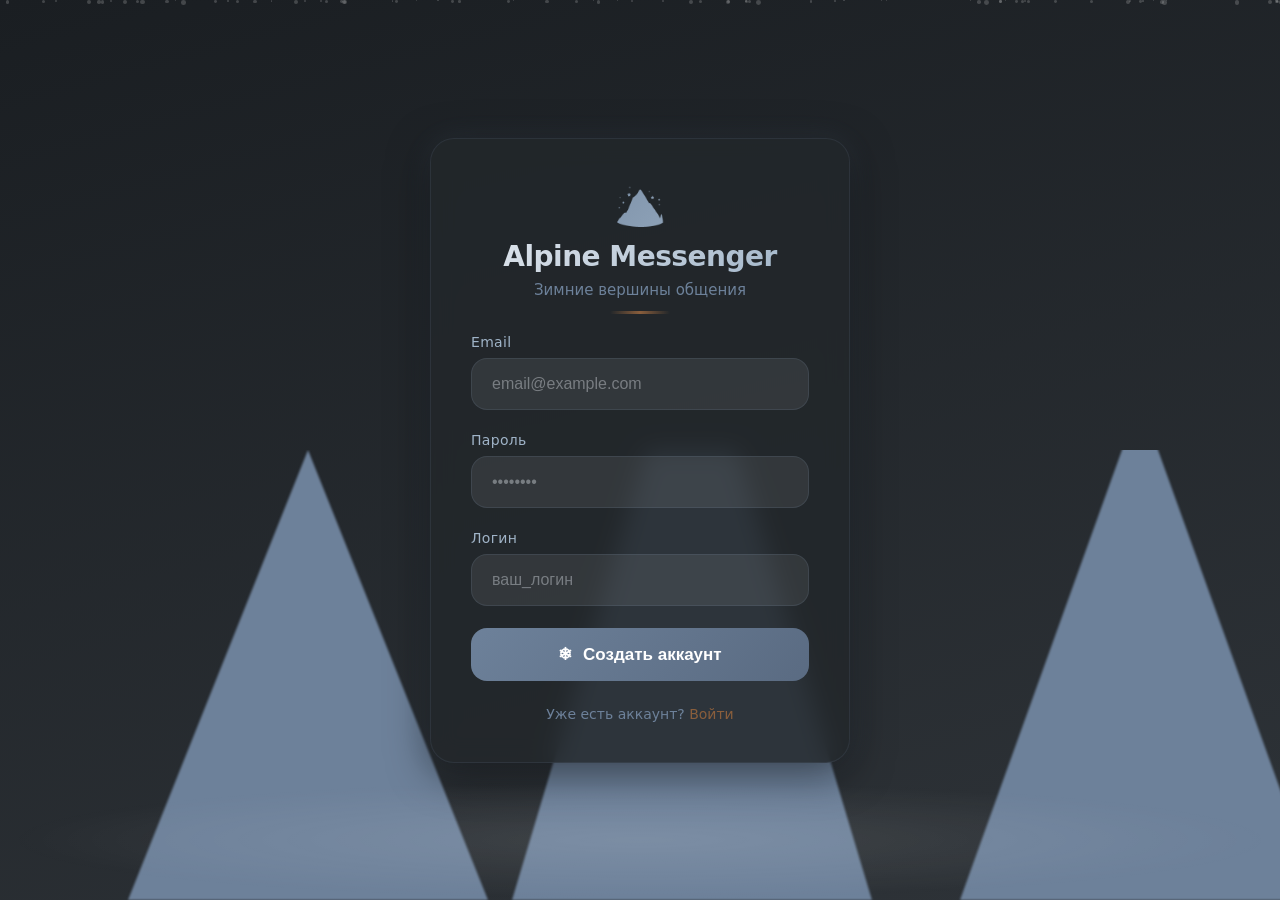
<file: frontend/register.html>
<!DOCTYPE html>
<html lang="ru">
<head>
    <meta charset="UTF-8">
    <meta name="viewport" content="width=device-width, initial-scale=1.0">
    <title>Alpine • Зимний мессенджер</title>
    <link rel="stylesheet" href="static/css/register.css">   

</head>
<body>
    <div class="snow-dust" id="snowDust"></div>
    
    <div class="mountain-range">
        <div class="peak peak-1">
            <div class="snow-cap"></div>
        </div>
        <div class="peak peak-2">
            <div class="snow-cap"></div>
        </div>
        <div class="peak peak-3">
            <div class="snow-cap"></div>
        </div>
    </div>
    
    <div class="mist"></div>

    <div class="auth-container">
        <div class="auth-header">
            <div class="logo-icon">🏔️</div>
            <h1 class="auth-title">Alpine Messenger</h1>
            <p class="auth-subtitle">Зимние вершины общения</p>
        </div>
        
        <form id="registerForm" method="post" >
            
            <div class="form-group">
                <label for="email">Email</label>
                <input type="email" id="email" class="form-control" placeholder="email@example.com" required>
            </div>
            
            <div class="form-group">
                <label for="password">Пароль</label>
                <input type="password" id="password" class="form-control" placeholder="••••••••" required minlength="8">
            </div>
            
            <div class="form-group">
                <label for="username">Логин</label>
                <input type="text" id="username" class="form-control" placeholder="ваш_логин" required>
            </div>
            
            <button type="submit" class="submit-btn">
                <span class="snowflake">❄</span> Создать аккаунт
            </button>
        </form>
        
        <div class="form-footer">
            Уже есть аккаунт? <a href="#">Войти</a>
        </div>
    </div>

<script src="static/js/register.js"> </script>
</body>
</html>
</file>
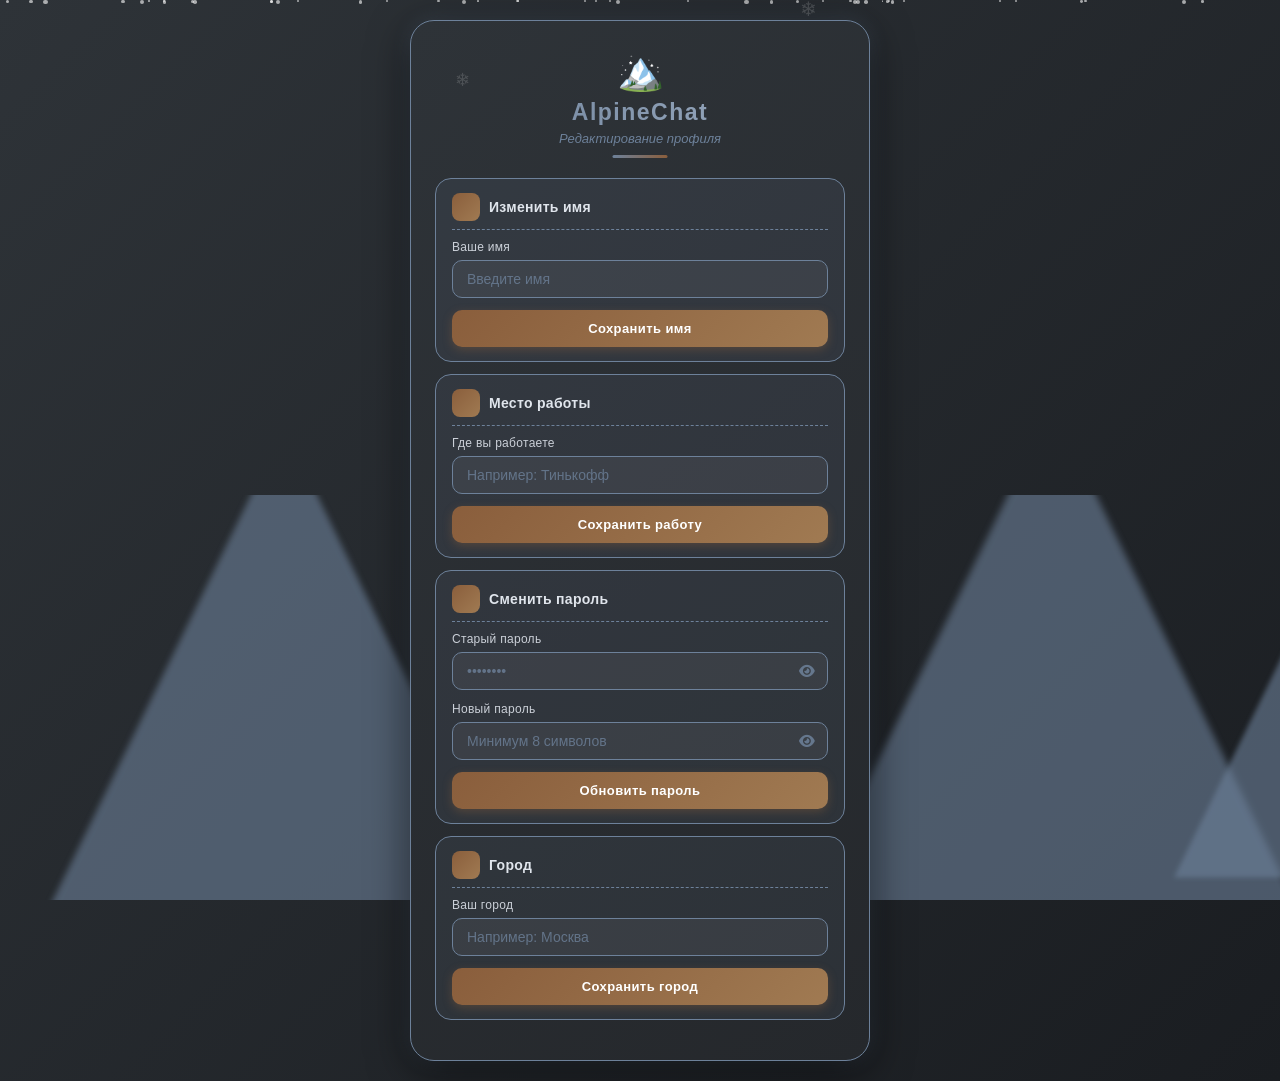
<file: frontend/settings.html>
<!DOCTYPE html>
<html lang="ru">
<head>
    <meta charset="UTF-8">
    <meta name="viewport" content="width=device-width, initial-scale=1.0">
    <title>Alpine Messenger — Профиль</title>
    <link rel="stylesheet" href="https://cdnjs.cloudflare.com/ajax/libs/font-awesome/6.4.0/css/all.min.css">

    <link rel="stylesheet" href="static/css/settings.css">   

</head>
<body>
    <div class="snow" id="snow"></div>
    <div class="mountains">
        <div class="mountain" style="--scale: 1.1"></div>
        <div class="mountain" style="--scale: 0.85"></div>
        <div class="mountain" style="--scale: 1.2"></div>
        <div class="mountain" style="--scale: 0.9"></div>
    </div>

    <div class="form-container">
        <div style="position: relative; z-index: 2;">
            <div class="snowflake-deco">❄</div>
            <div class="snowflake-deco">❄</div>
        </div>
        
        <div class="form-header">
            <div class="logo">🏔️</div>
            <div class="logo-text">AlpineChat</div>
            <div class="subtitle">Редактирование профиля</div>
        </div>

        <!-- Блок 1: Имя  -->
        <form class="independent-form" id="formName" data-endpoint="/change/username">
            <div class="form-block-header">
                <div class="form-block-icon"></div>
                <div class="form-block-title">Изменить имя</div>
            </div>
            <div class="form-group">
                <label for="inputName">Ваше имя</label>
                <input type="text" id="inputName" class="form-control" placeholder="Введите имя" required name="newName">
                <div class="error-hint" id="errName">Минимум 2 символа</div>
            </div>
            <button type="submit" class="block-submit" id="btnName">
                <span class="spinner"></span>
                <span class="btn-text"> Сохранить имя</span>
            </button>
            <div class="block-status" id="statusName"></div>
        </form>

        <!--  Блок 2: Работа -->
        <form class="independent-form" id="formWork" data-endpoint="/change/work">
            <div class="form-block-header">
                <div class="form-block-icon"></div>
                <div class="form-block-title">Место работы</div>
            </div>
            <div class="form-group">
                <label for="inputWork">Где вы работаете</label>
                <input type="text" id="inputWork" class="form-control" placeholder="Например: Тинькофф" name="work_location">
            </div>
            <button type="submit" class="block-submit" id="btnWork">
                <span class="spinner"></span>
                <span class="btn-text"> Сохранить работу</span>
            </button>
            <div class="block-status" id="statusWork"></div>
        </form>

        <!--  Блок 3: Пароль  -->
        <form class="independent-form" id="formPass" data-endpoint="/change/Pass">
            <div class="form-block-header">
                <div class="form-block-icon"></div>
                <div class="form-block-title">Сменить пароль</div>
            </div>
            <div class="form-group">
                <label for="inputOldPass">Старый пароль</label>
                <div class="password-wrapper">
                    <input type="password" id="inputOldPass" class="form-control" placeholder="••••••••" name="OldPass">
                    <button type="button" class="toggle-password" onclick="togglePass('inputOldPass', this)">
                        <i class="fas fa-eye"></i>
                    </button>
                </div>
            </div>
            <div class="form-group">
                <label for="inputNewPass">Новый пароль</label>
                <div class="password-wrapper">
                    <input type="password" id="inputNewPass" class="form-control" placeholder="Минимум 8 символов" minlength="8" name="OldPass">
                    <button type="button" class="toggle-password" onclick="togglePass('inputNewPass', this)">
                        <i class="fas fa-eye"></i>
                    </button>
                </div>
                <div class="error-hint" id="errPass">Минимум 8 символов</div>
            </div>
            <button type="submit" class="block-submit" id="btnPass">
                <span class="spinner"></span>
                <span class="btn-text"> Обновить пароль</span>
            </button>
            <div class="block-status" id="statusPass"></div>
        </form>

        <!-- Блок 4: Город  -->
        <form class="independent-form" id="formCity" data-endpoint="/change/city">
            <div class="form-block-header">
                <div class="form-block-icon"></div>
                <div class="form-block-title">Город</div>
            </div>
            <div class="form-group">
                <label for="inputCity">Ваш город</label>
                <input type="text" id="inputCity" class="form-control" placeholder="Например: Москва" required name="city">
                <div class="error-hint" id="errCity">Введите название города</div>
            </div>
            <button type="submit" class="block-submit" id="btnCity">
                <span class="spinner"></span>
                <span class="btn-text"> Сохранить город</span>
            </button>
            <div class="block-status" id="statusCity"></div>
        </form>

    </div>

    <script src="static/js/settings.js"></script>
</body>
</html>
</file>
<file: frontend/static/css/register.css>
* {
            margin: 0;
            padding: 0;
            box-sizing: border-box;
        }

        :root {
            --mountain: #6D819A;      /* основной цвет гор */
            --dark: #2E3338;          /* темный фон */
            --warm: #8A5E3C;          /* теплый акцент (дерево, камин) */
            --frost: rgba(255, 255, 255, 0.08);
            --snow: rgba(255, 255, 255, 0.03);
            --glow: rgba(109, 129, 154, 0.2);
        }

        body {
            font-family: 'Segoe UI', system-ui, -apple-system, sans-serif;
            background: linear-gradient(165deg, #1a1e22, var(--dark));
            color: #e0e6ed;
            min-height: 100vh;
            overflow-x: hidden;
            display: flex;
            justify-content: center;
            align-items: center;
            position: relative;
        }

        /* Снежная пыль */
        .snow-dust {
            position: fixed;
            top: 0;
            left: 0;
            width: 100%;
            height: 100%;
            pointer-events: none;
            z-index: -2;
            opacity: 0.6;
        }

        .snow-particle {
            position: absolute;
            background: white;
            border-radius: 50%;
            opacity: 0.3;
            animation: drift linear infinite;
        }

        @keyframes drift {
            0% { transform: translateY(0) translateX(0); opacity: 0; }
            10% { opacity: 0.7; }
            90% { opacity: 0.7; }
            100% { transform: translateY(100vh) translateX(calc(var(--offset) * 10px)); opacity: 0; }
        }

        /* Горы */
        .mountain-range {
            position: fixed;
            bottom: 0;
            left: 0;
            width: 100%;
            height: 50vh;
            z-index: -1;
            overflow: hidden;
        }

        .peak {
            position: absolute;
            bottom: 0;
            width: 0;
            height: 0;
            border-left: 180px solid transparent;
            border-right: 180px solid transparent;
            filter: blur(1px);
        }

        .peak-1 {
            left: 10%;
            border-bottom: 450px solid var(--mountain);
            opacity: 0.85;
            transform: translateX(-50px);
            animation: float-mountain 18s ease-in-out infinite;
        }

        .peak-2 {
            left: 40%;
            border-bottom: 600px solid var(--mountain);
            opacity: 0.95;
            animation: float-mountain 22s ease-in-out infinite;
            animation-delay: -5s;
        }

        .peak-3 {
            left: 75%;
            border-bottom: 500px solid var(--mountain);
            opacity: 0.8;
            transform: translateX(30px);
            animation: float-mountain 20s ease-in-out infinite;
            animation-delay: -10s;
        }

        .snow-cap {
            position: absolute;
            bottom: 0;
            width: 100%;
            height: 35%;
            background: rgba(255, 255, 255, 0.15);
            clip-path: polygon(50% 0%, 100% 100%, 0% 100%);
        }

        @keyframes float-mountain {
            0%, 100% { transform: translateX(0) translateY(0); }
            50% { transform: translateX(var(--drift, 0)) translateY(-15px); }
        }

        /* Форма регистрации */
        .auth-container {
            width: 100%;
            max-width: 420px;
            padding: 40px;
            background: rgba(35, 39, 43, 0.85);
            backdrop-filter: blur(12px);
            border-radius: 24px;
            box-shadow: 
                0 10px 40px rgba(0, 0, 0, 0.5),
                0 0 30px var(--glow);
            border: 1px solid rgba(109, 129, 154, 0.15);
            position: relative;
            z-index: 10;
            animation: fadeIn 0.6s ease-out;
        }

        @keyframes fadeIn {
            from { opacity: 0; transform: translateY(20px); }
            to { opacity: 1; transform: translateY(0); }
        }

        .auth-header {
            text-align: center;
            margin-bottom: 35px;
            position: relative;
        }

        .auth-header::after {
            content: '';
            position: absolute;
            bottom: -15px;
            left: 50%;
            transform: translateX(-50%);
            width: 60px;
            height: 3px;
            background: linear-gradient(90deg, transparent, var(--warm), transparent);
            border-radius: 3px;
        }

        .logo-icon {
            font-size: 42px;
            margin-bottom: 12px;
            background: linear-gradient(135deg, var(--mountain), #a0b4c8);
            -webkit-background-clip: text;
            -webkit-text-fill-color: transparent;
            background-clip: text;
        }

        .auth-title {
            font-size: 28px;
            font-weight: 700;
            letter-spacing: -0.5px;
            background: linear-gradient(135deg, #e0e6ed, #a0b4c8);
            -webkit-background-clip: text;
            -webkit-text-fill-color: transparent;
            background-clip: text;
        }

        .auth-subtitle {
            color: var(--mountain);
            margin-top: 8px;
            font-size: 15px;
        }

        .form-group {
            margin-bottom: 22px;
            position: relative;
        }

        .form-group label {
            display: block;
            margin-bottom: 8px;
            font-size: 14px;
            color: #a0b4c8;
            letter-spacing: 0.3px;
        }

        .form-control {
            width: 100%;
            padding: 16px 20px;
            background: var(--frost);
            border: 1px solid rgba(109, 129, 154, 0.2);
            border-radius: 16px;
            color: white;
            font-size: 16px;
            transition: all 0.3s ease;
            outline: none;
        }

        .form-control:focus {
            border-color: var(--mountain);
            background: rgba(109, 129, 154, 0.1);
            box-shadow: 0 0 0 3px rgba(109, 129, 154, 0.15);
        }

        .form-control::placeholder {
            color: rgba(224, 230, 237, 0.4);
        }

        .submit-btn {
            width: 100%;
            padding: 16px;
            background: linear-gradient(135deg, var(--mountain), #5a6b82);
            border: none;
            border-radius: 16px;
            color: white;
            font-size: 17px;
            font-weight: 600;
            cursor: pointer;
            transition: all 0.3s ease;
            position: relative;
            overflow: hidden;
        }

        .submit-btn:hover {
            transform: translateY(-2px);
            box-shadow: 0 8px 25px rgba(109, 129, 154, 0.4);
        }

        .submit-btn:active {
            transform: translateY(0);
        }

        .submit-btn::after {
            content: '';
            position: absolute;
            top: 0;
            left: -100%;
            width: 100%;
            height: 100%;
            background: linear-gradient(90deg, transparent, rgba(255,255,255,0.2), transparent);
            transition: left 0.6s;
        }

        .submit-btn:hover::after {
            left: 100%;
        }

        .form-footer {
            text-align: center;
            margin-top: 25px;
            font-size: 14px;
            color: var(--mountain);
        }

        .form-footer a {
            color: var(--warm);
            text-decoration: none;
            font-weight: 500;
            transition: opacity 0.2s;
        }

        .form-footer a:hover {
            opacity: 0.85;
        }

        /* Анимация снежинок на кнопке */
        .snowflake {
            display: inline-block;
            margin-right: 6px;
            animation: twinkle 3s infinite;
        }

        @keyframes twinkle {
            0%, 100% { opacity: 0.7; transform: scale(1); }
            50% { opacity: 1; transform: scale(1.2); }
        }

        /* Туман у подножия гор */
        .mist {
            position: fixed;
            bottom: 0;
            left: 0;
            width: 100%;
            height: 120px;
            background: radial-gradient(ellipse at center, rgba(255,255,255,0.1) 0%, transparent 70%);
            z-index: -1;
            animation: drift-mist 25s linear infinite;
        }

        @keyframes drift-mist {
            0% { background-position: 0% 50%; }
            100% { background-position: 100% 50%; }
        }

        /* Анимация появления гор */
        @keyframes mountain-rise {
            from { opacity: 0; transform: translateY(40px); }
            to { opacity: 1; transform: translateY(0); }
        }

        .peak {
            animation-name: mountain-rise;
            animation-duration: 1.2s;
            animation-fill-mode: forwards;
        }

        .peak-1 { animation-delay: 0.2s; }
        .peak-2 { animation-delay: 0.4s; }
        .peak-3 { animation-delay: 0.6s; }

        /* Мобильная адаптация */
        @media (max-width: 480px) {
            .auth-container {
                padding: 30px 25px;
                margin: 15px;
            }
            
            .auth-title {
                font-size: 24px;
            }
            
            .mountain-range {
                height: 40vh;
            }
            
            .peak {
                border-left: 120px solid transparent;
                border-right: 120px solid transparent;
            }
            
            .peak-2 {
                border-bottom: 450px solid var(--mountain);
            }
        }
</file>
<file: frontend/static/css/settings.css>
* { margin: 0; padding: 0; box-sizing: border-box; }

        :root {
            --dark: #2E3338;
            --mountain: #6D819A;
            --wood: #8A5E3C;
            --frost: rgba(109, 129, 154, 0.1);
            --snow: rgba(255, 255, 255, 0.05);
            --success: #4ade80;
            --error: #f87171;
        }

        body {
            font-family: 'Segoe UI', Tahoma, Geneva, Verdana, sans-serif;
            background: linear-gradient(135deg, var(--dark), #1a1d21);
            color: white;
            min-height: 100vh;
            display: flex;
            align-items: center;
            justify-content: center;
            overflow: hidden;
            position: relative;
            padding: 20px;
        }

        /* ❄️ Снег */
        .snow {
            position: fixed; top: 0; left: 0; width: 100%; height: 100%;
            pointer-events: none; z-index: 1;
        }
        .snowflake {
            position: absolute; width: 4px; height: 4px;
            background: white; border-radius: 50%; opacity: 0.6;
            animation: fall linear infinite;
        }
        @keyframes fall { to { transform: translateY(100vh) rotate(360deg); } }

        /* 🏔️ Горы */
        .mountains {
            position: fixed; bottom: 0; left: 0; width: 100%; height: 45%;
            z-index: 0; overflow: hidden;
        }
        .mountain {
            position: absolute; bottom: 0; width: 0; height: 0;
            border-left: 220px solid transparent;
            border-right: 220px solid transparent;
            border-bottom: 450px solid var(--mountain);
            filter: blur(3px); opacity: 0.6;
            animation: float 10s ease-in-out infinite;
        }
        .mountain:nth-child(1) { left: 5%; animation-delay: 0s; transform: scale(1.1); }
        .mountain:nth-child(2) { left: 35%; animation-delay: 3s; transform: scale(0.85); }
        .mountain:nth-child(3) { left: 65%; animation-delay: 6s; transform: scale(1.2); }
        .mountain:nth-child(4) { left: 90%; animation-delay: 9s; transform: scale(0.9); }
        @keyframes float {
            0%, 100% { transform: translateY(0) scale(var(--scale)); }
            50% { transform: translateY(-25px) scale(var(--scale)); }
        }

        /* 📦 Контейнер */
        .form-container {
            width: 100%; max-width: 460px;
            background: linear-gradient(145deg, var(--dark), #25282c);
            backdrop-filter: blur(8px);
            border-radius: 24px; padding: 28px 24px;
            box-shadow: 0 10px 40px rgba(0,0,0,0.6), 0 0 20px rgba(109,129,154,0.3);
            border: 1px solid var(--mountain);
            position: relative; z-index: 10;
            animation: slideUp 0.6s ease-out;
        }
        @keyframes slideUp {
            from { opacity: 0; transform: translateY(30px); }
            to { opacity: 1; transform: translateY(0); }
        }

        /* 🪶 Заголовок */
        .form-header {
            text-align: center; margin-bottom: 20px; position: relative; padding-bottom: 12px;
        }
        .form-header::after {
            content: ''; position: absolute; bottom: 0; left: 50%;
            transform: translateX(-50%); width: 55px; height: 3px;
            background: linear-gradient(90deg, var(--mountain), var(--wood));
            border-radius: 3px;
        }
        .logo { font-size: 38px; margin-bottom: 6px; animation: snowflakeFloat 5s ease-in-out infinite; }
        @keyframes snowflakeFloat {
            0%, 100% { transform: translateY(0) rotate(0deg); }
            50% { transform: translateY(-8px) rotate(8deg); }
        }
        .logo-text {
            font-size: 23px; font-weight: 700; letter-spacing: 1.5px;
            background: linear-gradient(90deg, var(--mountain), #a0b0c5);
            -webkit-background-clip: text; -webkit-text-fill-color: transparent;
        }
        .subtitle { color: var(--mountain); font-size: 13px; margin-top: 5px; font-style: italic; }

        /* 🧱 Независимый блок-форма */
        .independent-form {
            background: var(--frost); border: 1px solid var(--mountain);
            border-radius: 16px; padding: 14px 16px; margin-bottom: 12px;
            transition: all 0.3s ease;
        }
        .independent-form:hover {
            background: rgba(109,129,154,0.15); border-color: #8a9db3; transform: translateX(3px);
        }
        .form-block-header {
            display: flex; align-items: center; gap: 9px;
            margin-bottom: 10px; padding-bottom: 8px;
            border-bottom: 1px dashed var(--mountain);
        }
        .form-block-icon {
            width: 28px; height: 28px;
            background: linear-gradient(135deg, var(--wood), #a07a52);
            border-radius: 8px; display: flex; align-items: center; justify-content: center;
            font-size: 14px; flex-shrink: 0;
        }
        .form-block-title {
            font-weight: 600; font-size: 14px; color: #e0e5ec; letter-spacing: 0.3px;
        }

        /* 📝 Поле ввода */
        .form-group { margin-bottom: 12px; }
        .form-group label {
            display: block; margin-bottom: 6px;
            font-weight: 500; font-size: 12px; color: #cbd0d8; letter-spacing: 0.3px;
        }
        .form-control {
            width: 100%; padding: 10px 14px;
            border: 1px solid var(--mountain); border-radius: 10px;
            background: rgba(255,255,255,0.05); color: white;
            font-size: 14px; outline: none; transition: all 0.25s ease;
        }
        .form-control:focus {
            background: rgba(109,129,154,0.2); border-color: #a0b0c5;
            box-shadow: 0 0 0 3px rgba(109,129,154,0.25);
        }
        .form-control::placeholder { color: var(--mountain); opacity: 0.8; }

        /* 👁️ Показать пароль */
        .password-wrapper { position: relative; }
        .toggle-password {
            position: absolute; right: 11px; top: 50%; transform: translateY(-50%);
            background: none; border: none; color: var(--mountain);
            cursor: pointer; font-size: 14px; opacity: 0.85; transition: opacity 0.2s; padding: 2px;
        }
        .toggle-password:hover { opacity: 1; color: #a0b0c5; }

        /* 🔘 Кнопка отправки блока */
        .block-submit {
            width: 100%; padding: 11px; border: none; border-radius: 10px;
            background: linear-gradient(135deg, var(--wood), #a07a52);
            color: white; font-size: 13px; font-weight: 600; cursor: pointer;
            transition: all 0.25s ease; position: relative; overflow: hidden;
            box-shadow: 0 3px 10px rgba(138,94,60,0.4); letter-spacing: 0.4px;
            display: flex; align-items: center; justify-content: center; gap: 7px;
        }
        .block-submit:hover {
            background: linear-gradient(135deg, #9a6a45, #b08a60);
            transform: translateY(-1px); box-shadow: 0 5px 14px rgba(138,94,60,0.55);
        }
        .block-submit:active { transform: translateY(0); }
        .block-submit:disabled { opacity: 0.7; cursor: not-allowed; transform: none; }
        .block-submit .spinner {
            width: 14px; height: 14px; border: 2px solid rgba(255,255,255,0.35);
            border-top-color: white; border-radius: 50%;
            animation: spin 0.7s linear infinite; display: none;
        }
        .block-submit.loading .spinner { display: inline-block; }
        @keyframes spin { to { transform: rotate(360deg); } }

        /* ✅ Статус блока */
        .block-status {
            margin-top: 10px; padding: 8px 12px; border-radius: 9px;
            font-size: 12px; text-align: center; display: none; animation: fadeIn 0.25s ease;
        }
        .block-status.success {
            background: rgba(74,222,128,0.15); border: 1px solid var(--success); color: #86efac; display: block;
        }
        .block-status.error {
            background: rgba(248,113,113,0.15); border: 1px solid var(--error); color: #fca5a5; display: block;
        }
        @keyframes fadeIn {
            from { opacity: 0; transform: translateY(-4px); }
            to { opacity: 1; transform: translateY(0); }
        }

        /* ❄️ Декор */
        .snowflake-deco {
            position: absolute; font-size: 18px; opacity: 0.15;
            pointer-events: none; z-index: 0; animation: float 8s ease-in-out infinite;
        }
        .snowflake-deco:nth-child(1) { top: 20px; left: 20px; animation-delay: 0s; }
        .snowflake-deco:nth-child(2) { bottom: 28px; right: 28px; animation-delay: 3s; font-size: 20px; }

        /* 📱 Адаптив */
        @media (max-width: 500px) {
            .form-container { max-width: 100%; padding: 24px 18px; margin: 6px; }
            .logo { font-size: 32px; }
            .logo-text { font-size: 20px; }
            .mountain {
                border-left: 140px solid transparent; border-right: 140px solid transparent;
                border-bottom: 280px solid var(--mountain);
            }
            .independent-form { padding: 12px 14px; }
        }

        /* 🔍 Валидация */
        .form-control.invalid { border-color: var(--error); animation: shake 0.35s ease; }
        @keyframes shake {
            0%, 100% { transform: translateX(0); }
            25% { transform: translateX(-4px); }
            75% { transform: translateX(4px); }
        }
        .error-hint {
            font-size: 11px; color: var(--error); margin-top: 3px; display: none;
        }
        .error-hint.show { display: block; animation: fadeIn 0.2s ease; }
</file>
